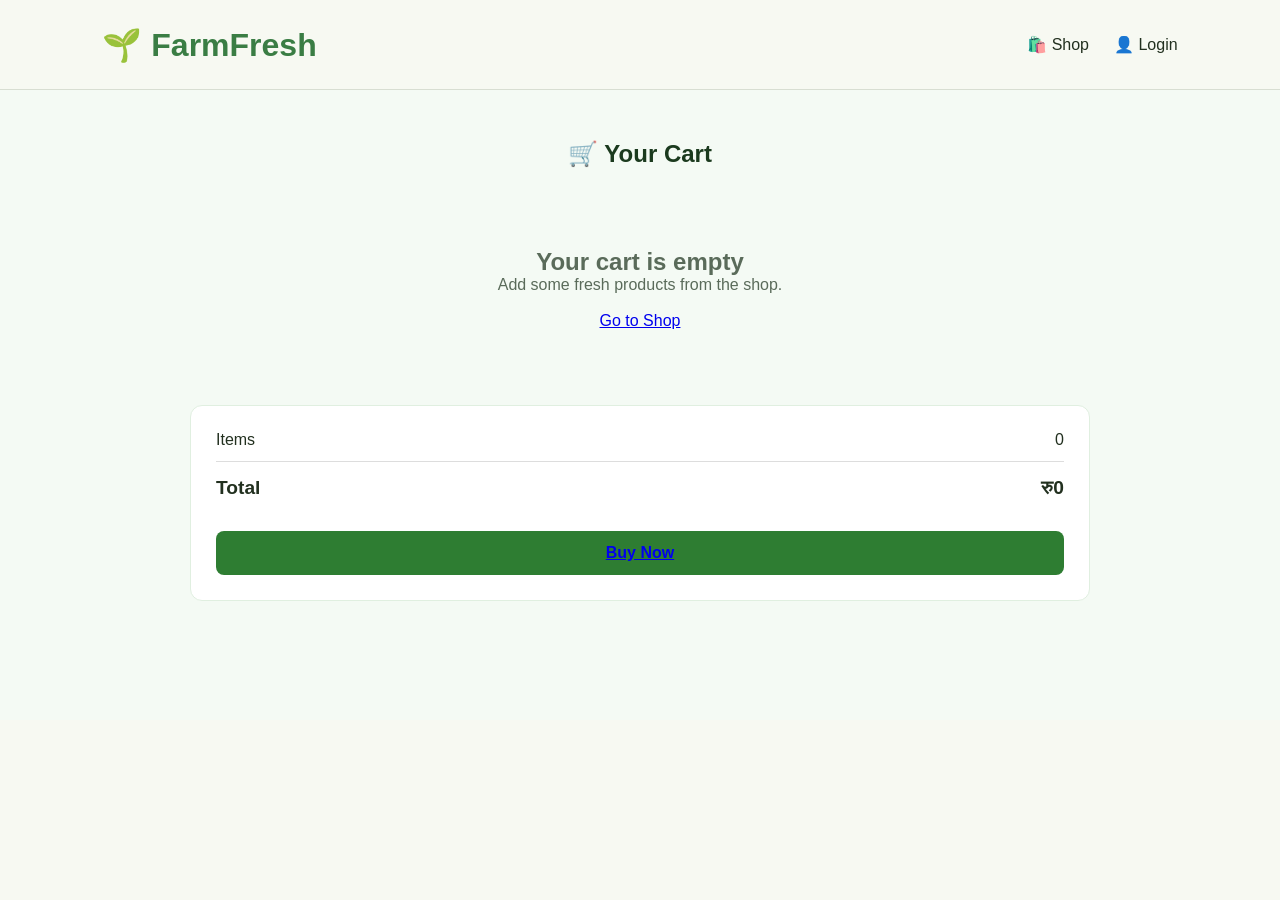
<file: cart.html>
<!doctype html>
<html lang="en">
  <head>
    <meta charset="UTF-8" />
    <meta name="viewport" content="width=device-width, initial-scale=1.0" />

    <title>Cart - FarmFresh</title>

    <link rel="stylesheet" href="var.css" />
    <link rel="stylesheet" href="style.css" />

    <style>
      .cart-section {
        padding: 50px 8%;
        background: #f4faf4;
        min-height: 70vh;
      }

      .cart-section h1 {
        text-align: center;
        color: #1b3a1e;
        margin-bottom: 30px;
      }

      .cart-container {
        max-width: 900px;
        margin: auto;
      }

      .cart-item {
        background: white;
        border: 1px solid #e0efe0;
        border-radius: 12px;
        padding: 18px;
        margin-bottom: 15px;

        display: flex;
        align-items: center;
        justify-content: space-between;
        gap: 20px;
      }

      .cart-item-info h3 {
        margin-bottom: 5px;
        color: #1b3a1e;
      }

      .cart-item-info p {
        color: #5a6b5a;
      }

      .cart-quantity {
        display: flex;
        align-items: center;
        gap: 10px;
      }

      .cart-quantity button {
        width: 30px;
        height: 30px;
        border: none;
        border-radius: 6px;
        background: #eef7ee;
        color: #2e7d32;
        font-weight: bold;
        cursor: pointer;
      }

      .cart-quantity span {
        min-width: 25px;
        text-align: center;
        font-weight: bold;
      }

      .cart-item-price {
        font-weight: bold;
        color: #2e7d32;
      }

      .remove-btn {
        border: none;
        background: #ffebee;
        color: #c62828;
        padding: 7px 12px;
        border-radius: 6px;
        cursor: pointer;
      }

      .cart-summary {
        background: white;
        border-radius: 12px;
        padding: 25px;
        margin-top: 25px;
        border: 1px solid #e0efe0;
      }

      .summary-row {
        display: flex;
        justify-content: space-between;
        margin-bottom: 12px;
      }

      .summary-total {
        border-top: 1px solid #ddd;
        padding-top: 15px;
        font-size: 1.2rem;
        font-weight: bold;
      }

      .buy-btn {
        width: 100%;
        margin-top: 20px;
        padding: 13px;
        background: #2e7d32;
        color: white;
        border: none;
        border-radius: 8px;
        font-size: 1rem;
        font-weight: bold;
        cursor: pointer;
      }

      .empty-cart {
        text-align: center;
        padding: 50px;
        color: #5a6b5a;
      }
    </style>
  </head>

  <body>
    <header>
      <div id="mainheader">
        <div class="logo">
          <a href="index.html">🌱 FarmFresh</a>
        </div>

        <div class="header-icons">
          <a href="shop.html"> 🛍️ Shop </a>

          <a href="login.php"> 👤 Login </a>
        </div>
      </div>
    </header>

    <section class="cart-section">
      <h1>🛒 Your Cart</h1>

      <div class="cart-container">
        <div id="cartItems"></div>

        <div class="cart-summary">
          <div class="summary-row">
            <span>Items</span>
            <span id="cartItemCount">0</span>
          </div>

          <div class="summary-row summary-total">
            <span>Total</span>
            <span id="cartTotal">रु0</span>
          </div>

          <button class="buy-btn" id="buyButton">
            <a href="payment.html">Buy Now</a>
          </button>
        </div>
      </div>
    </section>
  </body>
  <script src="cart.js"></script>
</html>
</file>
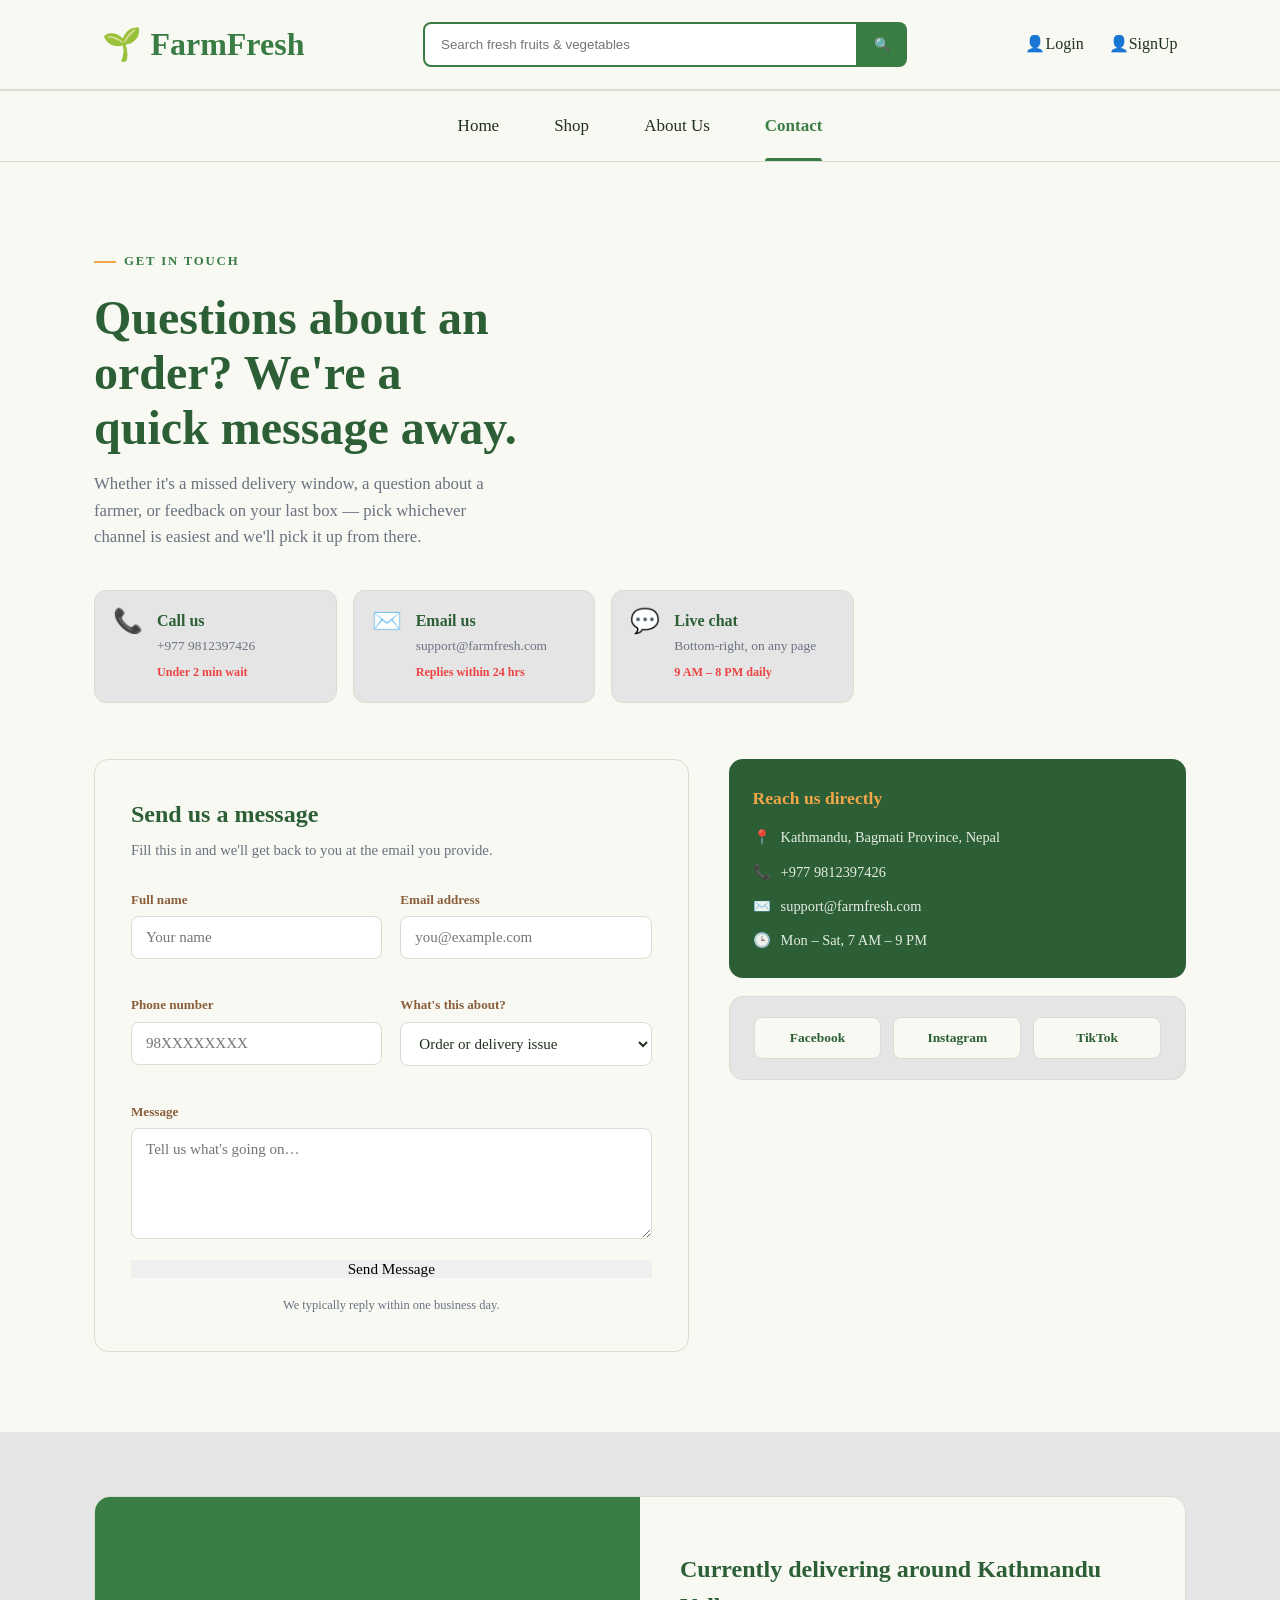
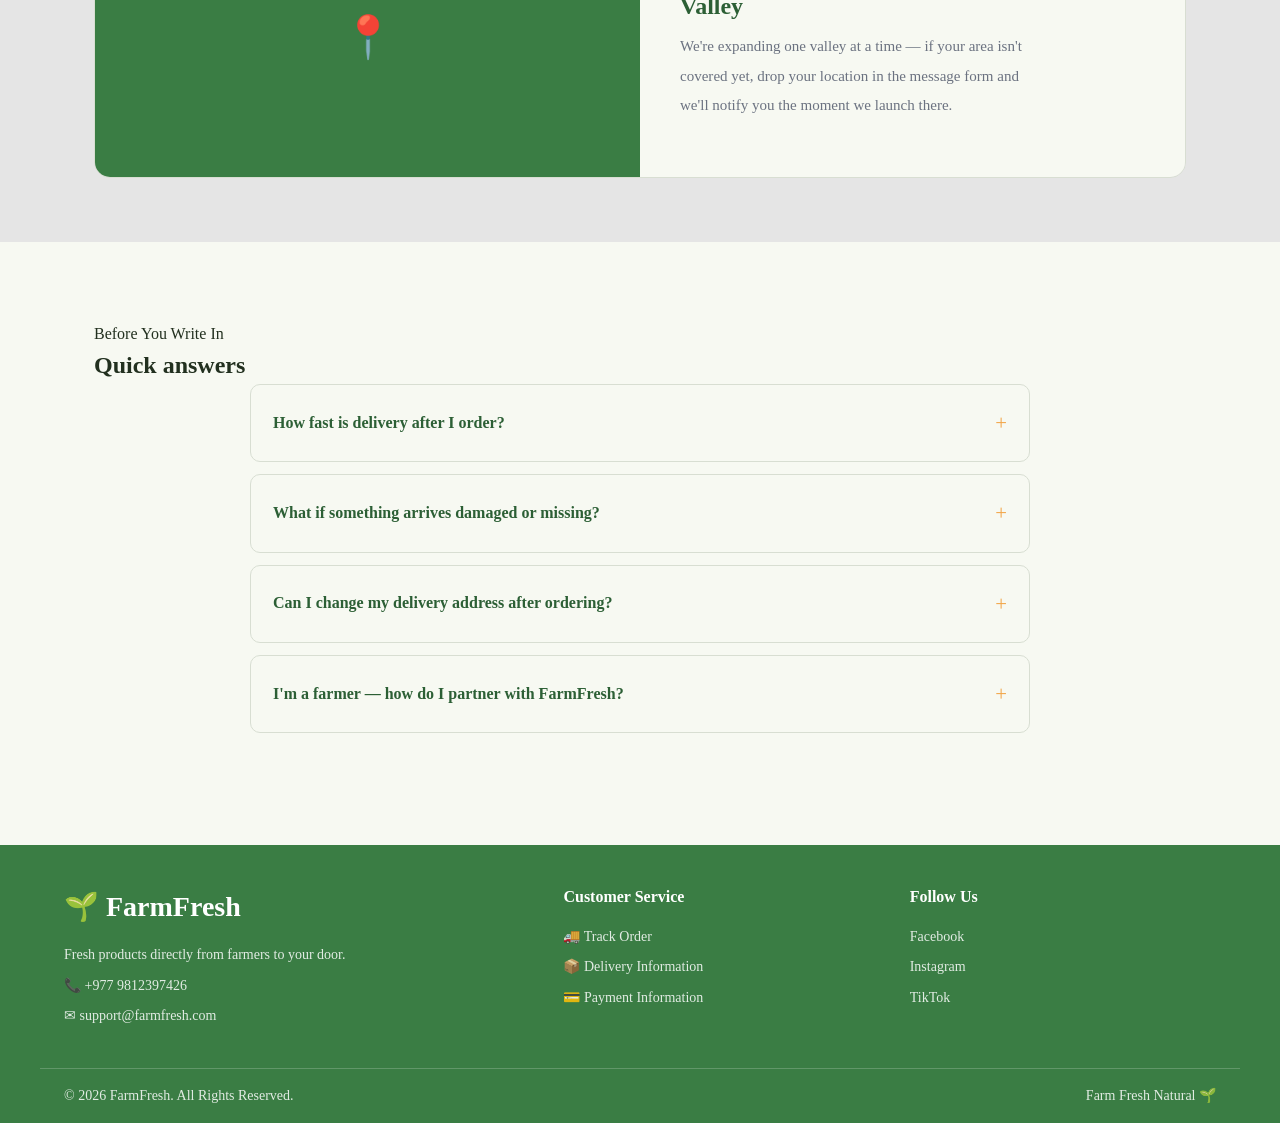
<file: contact.html>
<!doctype html>
<html lang="en">
  <head>
    <meta charset="UTF-8" />
    <meta name="viewport" content="width=device-width, initial-scale=1.0" />
    <title>Contact Us — Farm Fresh</title>
    <link rel="preconnect" href="https://fonts.googleapis.com" />
    <link
      href="https://fonts.googleapis.com/css2?family=Fraunces:ital,opsz,wght@0,9..144,400;0,9..144,600;1,9..144,500&family=Work+Sans:wght@400;500;600;700&display=swap"
      rel="stylesheet"
    />
    <link rel="stylesheet" href="var.css" />
    <link rel="stylesheet" href="contact.css" />
  </head>
  <body>
    <header>

      <div id="mainheader">
        <div class="logo">
          <a href="index.html">🌱 FarmFresh</a>
        </div>

        <div class="search-bar">
          <input type="text" placeholder="Search fresh fruits & vegetables" />
          <button>🔍</button>
        </div>
        <div class="header-icons">
          <a href="login.html">👤Login</a>
          <a href="register.html">👤SignUp</a>
        </div>
      </div>
      <nav id="main-nav">
        <div class="nav-container">
          <ul class="nav-menu">
            <li>
              <a href="index.html">Home</a>
            </li>
            <li>
              <a href="shop.html">Shop</a>
            </li>
            <li>
              <a href="about.html">About Us</a>
            </li>
            <li>
              <a href="contact.html" class="active">Contact</a>
            </li>
          </ul>
        </div>
      </nav>
    </header>

    <main>
      <!-- Hero -->
      <section class="contact-hero">
        <div class="container">
          <span class="eyebrow">Get In Touch</span>
          <h1>Questions about an order? We're a quick message away.</h1>
          <p class="lede">
            Whether it's a missed delivery window, a question about a farmer, or
            feedback on your last box — pick whichever channel is easiest and
            we'll pick it up from there.
          </p>

          <div class="channels">
            <div class="channel-card">
              <span class="icon">📞</span>
              <div>
                <h3>Call us</h3>
                <p>+977 9812397426</p>
                <span class="time">Under 2 min wait</span>
              </div>
            </div>
            <div class="channel-card">
              <span class="icon">✉️</span>
              <div>
                <h3>Email us</h3>
                <p>support@farmfresh.com</p>
                <span class="time">Replies within 24 hrs</span>
              </div>
            </div>
            <div class="channel-card">
              <span class="icon">💬</span>
              <div>
                <h3>Live chat</h3>
                <p>Bottom-right, on any page</p>
                <span class="time">9 AM – 8 PM daily</span>
              </div>
            </div>
          </div>
        </div>
      </section>

      <!-- Form + info -->
      <section class="contact-main">
        <div class="container">
          <div class="contact-grid">
            <form class="contact-form" action="#" method="post">
              <h2>Send us a message</h2>
              <p class="form-sub">
                Fill this in and we'll get back to you at the email you provide.
              </p>

              <div class="form-row">
                <div class="form-group">
                  <label for="fname">Full name</label>
                  <input
                    id="fname"
                    type="text"
                    placeholder="Your name"
                    required
                  />
                </div>
                <div class="form-group">
                  <label for="femail">Email address</label>
                  <input
                    id="femail"
                    type="email"
                    placeholder="you@example.com"
                    required
                  />
                </div>
              </div>

              <div class="form-row">
                <div class="form-group">
                  <label for="fphone">Phone number</label>
                  <input id="fphone" type="tel" placeholder="98XXXXXXXX" />
                </div>
                <div class="form-group">
                  <label for="ftopic">What's this about?</label>
                  <select id="ftopic">
                    <option>Order or delivery issue</option>
                    <option>Payment or refund</option>
                    <option>Becoming a partner farm</option>
                    <option>General question</option>
                  </select>
                </div>
              </div>

              <div class="form-group full">
                <label for="fmessage">Message</label>
                <textarea
                  id="fmessage"
                  rows="5"
                  placeholder="Tell us what's going on…"
                  required
                ></textarea>
              </div>

              <button type="submit" class="btn">Send Message</button>
              <p class="form-note">
                We typically reply within one business day.
              </p>
            </form>

            <div class="info-stack">
              <div class="info-card">
                <h3>Reach us directly</h3>
                <div class="info-row">
                  <span class="icon">📍</span>
                  <span>Kathmandu, Bagmati Province, Nepal</span>
                </div>
                <div class="info-row">
                  <span class="icon">📞</span>
                  <span>+977 9812397426</span>
                </div>
                <div class="info-row">
                  <span class="icon">✉️</span>
                  <span>support@farmfresh.com</span>
                </div>
                <div class="info-row">
                  <span class="icon">🕒</span>
                  <span>Mon – Sat, 7 AM – 9 PM</span>
                </div>
              </div>

              <div class="social-row">
                <a href="#">Facebook</a>
                <a href="#">Instagram</a>
                <a href="#">TikTok</a>
              </div>
            </div>
          </div>
        </div>
      </section>

      <!-- Map / delivery zone -->
      <section class="map-section">
        <div class="container">
          <div class="map-block">
            <div class="map-art" aria-hidden="true">📍</div>
            <div class="map-copy">
              <h2>Currently delivering around Kathmandu Valley</h2>
              <p>We're expanding one valley at a time — if your area isn't</p>
              <p>covered yet, drop your location in the message form and</p>
              <p>we'll notify you the moment we launch there.</p>
            </div>
          </div>
        </div>
      </section>

      <!-- FAQ -->
      <section class="faq">
        <div class="container">
          <div class="section-head">
            <span class="eyebrow">Before You Write In</span>
            <h2>Quick answers</h2>
          </div>

          <div class="faq-list">
            <details class="faq-item">
              <summary>How fast is delivery after I order?</summary>
              <p>
                Most orders placed before 2 PM go out the same day and arrive
                within 24 hours, since we pack straight from that morning's
                harvest.
              </p>
            </details>
            <details class="faq-item">
              <summary>What if something arrives damaged or missing?</summary>
              <p>
                Message us with your order number through the form above or call
                the support line — we'll sort a replacement or refund the same
                day.
              </p>
            </details>
            <details class="faq-item">
              <summary>
                Can I change my delivery address after ordering?
              </summary>
              <p>
                Yes, as long as the order hasn't left for delivery yet. Reach
                out through live chat for the fastest turnaround.
              </p>
            </details>
            <details class="faq-item">
              <summary>I'm a farmer — how do I partner with FarmFresh?</summary>
              <p>
                Select "Becoming a partner farm" in the message form with your
                location and what you grow, and our farm relations team will
                follow up.
              </p>
            </details>
          </div>
        </div>
      </section>
    </main>

    <footer class="footer">
      <div class="footer-container">
        <div class="footer-column footer-brand">
          <h2>🌱 FarmFresh</h2>

          <p>Fresh products directly from farmers to your door.</p>

          <p>📞 +977 9812397426</p>
          <p>✉ support@farmfresh.com</p>
        </div>
        <div class="footer-column">
          <h3>Customer Service</h3>

          <a href="#">🚚 Track Order</a>
          <a href="#">📦 Delivery Information</a>
          <a href="#">💳 Payment Information</a>
        </div>
        <div class="footer-column">
          <h3>Follow Us</h3>

          <a href="#">Facebook</a>
          <a href="#">Instagram</a>
          <a href="#">TikTok</a>
        </div>
      </div>
      <div class="footer-bottom">
        <p>© 2026 FarmFresh. All Rights Reserved.</p>

        <p>Farm Fresh Natural 🌱</p>
      </div>
    </footer>
  </body>
</html>
</file>
<file: var.css>
:root {
  /* Backgrounds */
  --bg: #f7f9f2; /* cream page background */
  --bg2: #3a7d44; /* primary green (brand) */
  --bg3: #e5e5e5; /* light neutral surface */

  /* Text */
  --txt: #22301f; /* charcoal, pairs with green better than pure black */
  --txt2: #6b7280; /* muted secondary text */
  --txtInv: #ffffff; /* text on dark/green backgrounds */

  /* Primary brand (green) */
  --pri: #3a7d44;
  --priHov: #2c5f35;

  /* Secondary brand (soil brown) */
  --sec: #8b5e3c;
  --secHov: #6b4a2d;

  /* Accent (harvest orange - CTAs only) */
  --acc: #f2a649;
  --accHov: #e0932f;

  /* Semantic / functional */
  --err: #ef4444;
  --warn: #f59e0b;
  --succ: #22c55e;
  --info: #3b82f6;

  /* Borders */
  --bd: #d8ded2;
  --bd2: #b9c2ae;

  --shadow: rgba(0, 0, 0, 0.15);
  --overlay: rgba(0, 0, 0, 0.5);

  --rSm: 4px;
  --rMd: 8px;
  --rLg: 12px;
  --rFull: 9999px;

  --sp1: 4px;
  --sp2: 8px;
  --sp3: 12px;
  --sp4: 16px;
  --sp5: 24px;
  --sp6: 32px;

  --fsSm: 14px;
  --fsMd: 16px;
  --fsLg: 20px;
  --fsXl: 28px;
  --fsHero: 48px;

  --fwReg: 400;
  --fwMed: 500;
  --fwBold: 700;

  --trans: all 0.3s ease;

  --navH: 70px;
  --footerH: 100px;
  --container: 1200px;
}

* {
  margin: 0;
  padding: 0;
  box-sizing: border-box;
}

body {
  font-family: Arial, Helvetica, sans-serif;
  background: var(--bg);
  color: var(--txt);
}

header {
  width: 100%;
}

.top-bar {
  width: 100%;
  height: 38px;

  background: var(--priHov);
  color: var(--txtInv);

  display: flex;
  justify-content: space-between;
  align-items: center;

  padding: 0 8%;

  font-size: var(--fsSm);
}

.top-left {
  display: flex;
  gap: 25px;
}

.top-left span {
  display: flex;
  align-items: center;
  gap: 7px;
}

.top-right a {
  color: var(--txtInv);
  text-decoration: none;

  display: flex;
  align-items: center;
  gap: 7px;
}

#mainheader {
  width: 100%;
  height: 90px;

  background: var(--bg);

  display: flex;
  align-items: center;
  justify-content: space-between;

  padding: 0 8%;

  border-bottom: 1px solid var(--bd);
}

.logo a {
  text-decoration: none;

  font-size: 32px;
  font-weight: var(--fwBold);

  color: var(--pri);
}

.search-bar {
  width: 45%;

  display: flex;
}

.search-bar input {
  width: 100%;
  height: 45px;

  padding: 0 var(--sp4);

  border: 2px solid var(--pri);

  border-radius: var(--rMd) 0 0 var(--rMd);

  outline: none;

  background: var(--txtInv);
  color: var(--txt);
}

.search-bar button {
  width: 55px;

  border: none;

  background: var(--pri);

  color: var(--txtInv);

  border-radius: 0 var(--rMd) var(--rMd) 0;

  cursor: pointer;

  transition: var(--trans);
}

.search-bar button:hover {
  background: var(--priHov);
}

.header-icons {
  display: flex;

  gap: 25px;
}

.header-icons a {
  text-decoration: none;
  color: var(--txt);
  display: flex;
  align-items: center;
  gap: 6px;
  transition: var(--trans);
}

.header-icons a:hover {
  color: var(--pri);
}

.header-icons i {
  color: var(--pri);

  font-size: 22px;
}

#main-nav {
  width: 100%;
  background: var(--bg);
  border-top: 1px solid var(--bd);
  border-bottom: 1px solid var(--bd);
}

.nav-container {
  max-width: 1400px;
  margin: 0 auto;
  padding: 0 40px;
}

.nav-menu {
  display: flex;
  align-items: center;
  justify-content: center;
  gap: 55px;

  list-style: none;
  margin: 0;
  padding: 0;

  height: var(--navH);
}

.nav-menu li {
  height: 100%;
  display: flex;
  align-items: center;
}

.nav-menu a {
  position: relative;

  display: flex;
  align-items: center;
  height: 100%;

  text-decoration: none;
  color: var(--txt);

  font-size: 17px;
  font-weight: var(--fwMed);

  transition: var(--trans);
}

.nav-menu a:hover {
  color: var(--pri);
}

.nav-menu a.active {
  color: var(--pri);
  font-weight: var(--fwBold);
}

.nav-menu a.active::after {
  content: "";

  position: absolute;
  left: 0;
  right: 0;
  bottom: 0;

  height: 3px;
  background: var(--pri);

  border-radius: var(--rSm) var(--rSm) 0 0;
}

@media (max-width: 768px) {
  .nav-container {
    padding: 0 20px;
    overflow-x: auto;
  }

  .nav-menu {
    justify-content: flex-start;
    gap: 30px;
    min-width: max-content;
    height: 60px;
  }

  .nav-menu a {
    font-size: 15px;
  }
}

.footer {
  background: var(--bg2);
  color: var(--txtInv);
  margin-top: var(--sp6);
}

.footer-container {
  max-width: var(--container);
  margin: auto;
  padding: 40px var(--sp5);

  display: grid;
  grid-template-columns: 1.5fr 1fr 1fr;
  gap: 40px;
}

.footer-column {
  display: flex;
  flex-direction: column;
  gap: var(--sp2);
}

.footer h2 {
  margin: 0 0 var(--sp2);
  font-size: var(--fsXl);
}

.footer h3 {
  margin: 0 0 var(--sp2);
  font-size: var(--fsMd);
}

.footer p,
.footer a {
  margin: 0;
  font-size: var(--fsSm);
  line-height: 1.6;
}

.footer p {
  color: rgba(255, 255, 255, 0.85);
}

.footer a {
  color: rgba(255, 255, 255, 0.85);
  text-decoration: none;
  transition: var(--trans);
}

.footer a:hover {
  color: var(--acc);
}

.footer-bottom {
  max-width: var(--container);
  margin: auto;
  padding: var(--sp4) var(--sp5);

  border-top: 1px solid rgba(255, 255, 255, 0.2);

  display: flex;
  justify-content: space-between;
  align-items: center;
}

.footer-bottom p {
  margin: 0;
  font-size: var(--fsSm);
}

@media (max-width: 700px) {
  .footer-container {
    grid-template-columns: 1fr;
    gap: var(--sp6);
    padding: 32px var(--sp4);
  }

  .footer-bottom {
    flex-direction: column;
    align-items: flex-start;
    gap: var(--sp2);
    padding: var(--sp4);
  }
}
</file>
<file: style.css>
body::-webkit-scrollbar {
  display: none;
}
body {
  font-family: Arial, Helvetica, sans-serif;
  background: var(--bg);
  color: var(--txt);
  height: 100vh;
  width: 100vw;
  overflow-x: hidden;
}

header {
  width: 100%;
}

.top-bar {
  width: 100%;
  height: 38px;

  background: var(--priHov);
  color: var(--txtInv);

  display: flex;
  justify-content: space-between;
  align-items: center;

  padding: 0 8%;

  font-size: var(--fsSm);
}

.top-left {
  display: flex;
  gap: 25px;
}

.top-left span {
  display: flex;
  align-items: center;
  gap: 7px;
}

.top-right a {
  color: var(--txtInv);
  text-decoration: none;

  display: flex;
  align-items: center;
  gap: 7px;
}

#mainheader {
  width: 100%;
  height: 90px;

  background: var(--bg);

  display: flex;
  align-items: center;
  justify-content: space-between;

  padding: 0 8%;

  border-bottom: 1px solid var(--bd);
}

.logo a {
  text-decoration: none;

  font-size: 32px;
  font-weight: var(--fwBold);

  color: var(--pri);
}

.search-bar {
  width: 45%;

  display: flex;
}

.search-bar input {
  width: 100%;
  height: 45px;

  padding: 0 var(--sp4);

  border: 2px solid var(--pri);

  border-radius: var(--rMd) 0 0 var(--rMd);

  outline: none;

  background: var(--txtInv);
  color: var(--txt);
}

.search-bar button {
  width: 55px;

  border: none;

  background: var(--pri);

  color: var(--txtInv);

  border-radius: 0 var(--rMd) var(--rMd) 0;

  cursor: pointer;

  transition: var(--trans);
}

.search-bar button:hover {
  background: var(--priHov);
}

.header-icons {
  display: flex;

  gap: 25px;
}

.header-icons a {
  text-decoration: none;
  color: var(--txt);
  display: flex;
  align-items: center;
  gap: 6px;
  transition: var(--trans);
}

.header-icons a:hover {
  color: var(--pri);
}

.header-icons i {
  color: var(--pri);

  font-size: 22px;
}

#main-nav {
  width: 100%;
  background: var(--bg);
  border-top: 1px solid var(--bd);
  border-bottom: 1px solid var(--bd);
}

.nav-container {
  max-width: 1400px;
  margin: 0 auto;
  padding: 0 40px;
}

.nav-menu {
  display: flex;
  align-items: center;
  justify-content: center;
  gap: 55px;

  list-style: none;
  margin: 0;
  padding: 0;

  height: var(--navH);
}

.nav-menu li {
  height: 100%;
  display: flex;
  align-items: center;
}

.nav-menu a {
  position: relative;

  display: flex;
  align-items: center;
  height: 100%;

  text-decoration: none;
  color: var(--txt);

  font-size: 17px;
  font-weight: var(--fwMed);

  transition: var(--trans);
}

.nav-menu a:hover {
  color: var(--pri);
}

.nav-menu a.active {
  color: var(--pri);
  font-weight: var(--fwBold);
}

.nav-menu a.active::after {
  content: "";

  position: absolute;
  left: 0;
  right: 0;
  bottom: 0;

  height: 3px;
  background: var(--pri);

  border-radius: var(--rSm) var(--rSm) 0 0;
}

@media (max-width: 768px) {
  .nav-container {
    padding: 0 20px;
    overflow-x: auto;
  }

  .nav-menu {
    justify-content: flex-start;
    gap: 30px;
    min-width: max-content;
    height: 60px;
  }

  .nav-menu a {
    font-size: 15px;
  }
}

section {
  padding: 2rem 9%;
}

.banner {
  border: 0px solid;
  display: flex;
  justify-content: center;
  background: url(tasbir/veg.png) no-repeat;
  background-position: center;
  background-size: cover;
  padding-top: 7rem;
  padding-bottom: 7rem;
}

.content {
  border: 0px solid;
  text-align: center;
  width: 70rem;
  position: relative;
  left: 75px;
  top: 20px;
  font-size: 1em;
}

.banner .content h3 {
  color: var(--black);
  font-size: 2rem;
}

.banner .content h3 span {
  color: #2c5f35;
}

.banner .content p {
  color: var(--light-color);
  font-size: 1rem;
  padding: 1rem 0;
}

.btn {
  border: 1px solid;
  border-radius: 7px;
  text-align: center;
  color: rgb(249, 250, 242);
  background-color: #037a1b;
  text-decoration: none;
  padding: 0.5rem;
  font-family:
    system-ui,
    -apple-system,
    BlinkMacSystemFont,
    "Segoe UI",
    Roboto,
    Oxygen,
    Ubuntu,
    Cantarell,
    "Open Sans",
    "Helvetica Neue",
    sans-serif;
}

/*picked*/
.picked .box-container {
  display: flex;
  grid-template-columns: repeat(auto-fit, minmax(30rem, 1fr));
  gap: 1.5rem;
}

.picked .box-container img {
  height: 180px;
  width: 160px;
}

.bttn {
  border: 2px solid;
  border-radius: 7px;
  text-align: center;
  color: rgb(249, 250, 242);
  background-color: #02702b;
  text-decoration: none;
  padding-top: 10px;
  padding-right: 10px;
  padding-bottom: 10px;
  padding-left: 10px;
  font-family: Arial, Helvetica, sans-serif;
}

.picked .box-container h5 {
  color: #29891d;
}

.footer {
  background: var(--bg2);
  color: var(--txtInv);
  margin-top: var(--sp6);
}

.footer-container {
  max-width: var(--container);
  margin: auto;
  padding: 40px var(--sp5);

  display: grid;
  grid-template-columns: 1.5fr 1fr 1fr;
  gap: 40px;
}

.footer-column {
  display: flex;
  flex-direction: column;
  gap: var(--sp2);
}

.footer h2 {
  margin: 0 0 var(--sp2);
  font-size: var(--fsXl);
}

.footer h3 {
  margin: 0 0 var(--sp2);
  font-size: var(--fsMd);
}

.footer p,
.footer a {
  margin: 0;
  font-size: var(--fsSm);
  line-height: 1.6;
}

.footer p {
  color: rgba(255, 255, 255, 0.85);
}

.footer a {
  color: rgba(255, 255, 255, 0.85);
  text-decoration: none;
  transition: var(--trans);
}

.footer a:hover {
  color: var(--acc);
}

.footer-bottom {
  max-width: var(--container);
  margin: auto;
  padding: var(--sp4) var(--sp5);

  border-top: 1px solid rgba(255, 255, 255, 0.2);

  display: flex;
  justify-content: space-between;
  align-items: center;
}

.footer-bottom p {
  margin: 0;
  font-size: var(--fsSm);
}

@media (max-width: 700px) {
  .footer-container {
    grid-template-columns: 1fr;
    gap: var(--sp6);
    padding: 32px var(--sp4);
  }

  .footer-bottom {
    flex-direction: column;
    align-items: flex-start;
    gap: var(--sp2);
    padding: var(--sp4);
  }
}
</file>
<file: contact.css>
/* FarmFresh — contact.css (uses variables defined in header-footer.css — load that file first) */

* {
  box-sizing: border-box;
}

html,
body {
  margin: 0;
  padding: 0;
}

body {
  font-family: var(--font-body);
  color: var(--txt);
  background: var(--bg);
  line-height: 1.55;
}

a {
  text-decoration: none;
  color: inherit;
}

img {
  max-width: 100%;
  display: block;
}

.container {
  width: 100%;
  max-width: 1140px;
  margin: 0 auto;
  padding: 0 24px;
}

:focus-visible {
  outline: 2px solid var(--acc);
  outline-offset: 3px;
}

@media (prefers-reduced-motion: reduce) {
  * {
    animation-duration: 0.001ms !important;
    transition-duration: 0.001ms !important;
  }
}

/* =========================================================
   Contact page — hero
   ========================================================= */

.contact-hero {
  padding: 84px 0 56px;
}

.contact-hero .eyebrow {
  display: inline-flex;
  align-items: center;
  gap: 8px;
  font-size: 0.8rem;
  font-weight: 700;
  letter-spacing: 0.14em;
  text-transform: uppercase;
  color: var(--pri);
  margin-bottom: 18px;
}

.contact-hero .eyebrow::before {
  content: "";
  width: 22px;
  height: 2px;
  background: var(--acc);
  display: inline-block;
}

.contact-hero h1 {
  font-family: var(--font-display);
  font-size: clamp(2rem, 3.8vw, 3rem);
  font-weight: 600;
  line-height: 1.15;
  max-width: 18ch;
  margin: 0 0 16px;
  color: var(--priHov);
}

.contact-hero .lede {
  max-width: 50ch;
  font-size: 1.05rem;
  color: var(--txt2);
  margin: 0 0 40px;
}

/* Signature element: channel response-time strip */
.channels {
  display: grid;
  grid-template-columns: repeat(3, 1fr);
  gap: 16px;
  max-width: 760px;
}

.channel-card {
  display: flex;
  align-items: flex-start;
  gap: 14px;
  background: var(--bg3);
  border-radius: 12px;
  padding: 18px 18px;
  border: 1px solid var(--bd);
}

.channel-card .icon {
  font-size: 1.5rem;
  line-height: 1;
}

.channel-card h3 {
  font-family: var(--font-display);
  font-size: 1rem;
  margin: 0 0 3px;
  color: var(--priHov);
}

.channel-card p {
  margin: 0;
  font-size: 0.84rem;
  color: var(--txt2);
}

.channel-card .time {
  display: inline-block;
  margin-top: 6px;
  font-size: 0.76rem;
  font-weight: 700;
  color: var(--err);
}

/* =========================================================
   Contact grid: form + info
   ========================================================= */

.contact-main {
  padding: 0 0 80px;
}

.contact-grid {
  display: grid;
  grid-template-columns: 1.3fr 1fr;
  gap: 40px;
  align-items: start;
}

.contact-form {
  background: var(--bg);
  border: 1px solid var(--bd);
  border-radius: 14px;
  padding: 36px;
}

.contact-form h2 {
  font-family: var(--font-display);
  font-size: 1.5rem;
  color: var(--priHov);
  margin: 0 0 6px;
}

.contact-form .form-sub {
  font-size: 0.92rem;
  color: var(--txt2);
  margin: 0 0 28px;
}

.form-row {
  display: grid;
  grid-template-columns: 1fr 1fr;
  gap: 18px;
  margin-bottom: 18px;
}

.form-group {
  display: flex;
  flex-direction: column;
  margin-bottom: 18px;
}

.form-group.full {
  grid-column: 1 / -1;
}

.form-group label {
  font-size: 0.82rem;
  font-weight: 600;
  color: var(--sec);
  margin-bottom: 6px;
}

.form-group input,
.form-group select,
.form-group textarea {
  font-family: var(--font-body);
  font-size: 0.94rem;
  padding: 12px 14px;
  border: 1.5px solid var(--bd);
  border-radius: 8px;
  background: var(--txtInv);
  color: var(--txt);
  resize: vertical;
}

.form-group input:focus,
.form-group select:focus,
.form-group textarea:focus {
  outline: none;
  border-color: var(--pri);
}

.contact-form .btn {
  border: none;
  cursor: pointer;
  font-family: var(--font-body);
  font-size: 0.95rem;
  width: 100%;
  text-align: center;
}

.contact-form .form-note {
  margin-top: 14px;
  font-size: 0.78rem;
  color: var(--txt2);
  text-align: center;
}

/* Info column */
.info-stack {
  display: flex;
  flex-direction: column;
  gap: 18px;
}

.info-card {
  background: var(--priHov);
  color: var(--bg);
  border-radius: 14px;
  padding: 26px 24px;
}

.info-card h3 {
  font-family: var(--font-display);
  font-size: 1.1rem;
  margin: 0 0 14px;
  color: var(--acc);
}

.info-row {
  display: flex;
  gap: 10px;
  align-items: flex-start;
  font-size: 0.9rem;
  margin-bottom: 12px;
  opacity: 0.92;
}

.info-row:last-child {
  margin-bottom: 0;
}

.info-row .icon {
  flex-shrink: 0;
}

.social-row {
  display: flex;
  gap: 12px;
  padding: 20px 24px;
  background: var(--bg3);
  border-radius: 14px;
  border: 1px solid var(--bd);
}

.social-row a {
  flex: 1;
  text-align: center;
  font-size: 0.84rem;
  font-weight: 600;
  color: var(--priHov);
  padding: 10px 0;
  border-radius: 8px;
  background: var(--bg);
  border: 1px solid var(--bd);
}

.social-row a:hover {
  border-color: var(--pri);
  color: var(--pri);
}

/* =========================================================
   Map / delivery zone block
   ========================================================= */

.map-section {
  background: var(--bg3);
  padding: 64px 0;
}

.map-block {
  display: grid;
  grid-template-columns: 1fr 1fr;
  gap: 0;
  border-radius: 16px;
  overflow: hidden;
  border: 1px solid var(--bd);
}

.map-art {
  background:
    repeating-linear-gradient(
      45deg,
      var(--pri) 0px,
      var(--pri) 1px,
      transparent 1px,
      transparent 18px
    ),
    var(--pri);
  min-height: 280px;
  display: flex;
  align-items: center;
  justify-content: center;
  font-size: 2.6rem;
  color: var(--bg);
  position: relative;
}

.map-copy {
  background: var(--bg);
  padding: 36px 40px;
  display: flex;
  flex-direction: column;
  justify-content: center;
}

.map-copy h2 {
  font-family: var(--font-display);
  font-size: 1.5rem;
  color: var(--priHov);
  margin: 0 0 10px;
}

.map-copy p {
  font-size: 0.94rem;
  color: var(--txt2);
  margin: 0 0 6px;
}

/* =========================================================
   FAQ
   ========================================================= */

.faq {
  padding: 80px 0;
}

.faq-list {
  max-width: 780px;
  margin: 0 auto;
  display: flex;
  flex-direction: column;
  gap: 12px;
}

.faq-item {
  border: 1px solid var(--bd);
  border-radius: 10px;
  background: var(--bg);
  padding: 4px 22px;
}

.faq-item summary {
  cursor: pointer;
  list-style: none;
  padding: 18px 0;
  font-weight: 600;
  color: var(--priHov);
  display: flex;
  justify-content: space-between;
  align-items: center;
}

.faq-item summary::-webkit-details-marker {
  display: none;
}

.faq-item summary::after {
  content: "+";
  font-size: 1.3rem;
  color: var(--acc);
  font-weight: 400;
  margin-left: 12px;
}

.faq-item[open] summary::after {
  content: "–";
}

.faq-item p {
  margin: 0 0 18px;
  font-size: 0.92rem;
  color: var(--txt2);
}

/* =========================================================
   Responsive
   ========================================================= */

@media (max-width: 900px) {
  .footer-container {
    grid-template-columns: 1fr;
  }
}

@media (max-width: 640px) {
  #mainheader {
    flex-wrap: wrap;
  }
  .header-icons {
    order: 3;
    width: 100%;
    justify-content: space-between;
  }
  .nav-menu {
    flex-wrap: wrap;
    padding: 0 12px;
  }
  .channels {
    grid-template-columns: 1fr;
  }
  .contact-grid {
    grid-template-columns: 1fr;
  }
  .form-row {
    grid-template-columns: 1fr;
  }
  .map-block {
    grid-template-columns: 1fr;
  }
}
</file>
